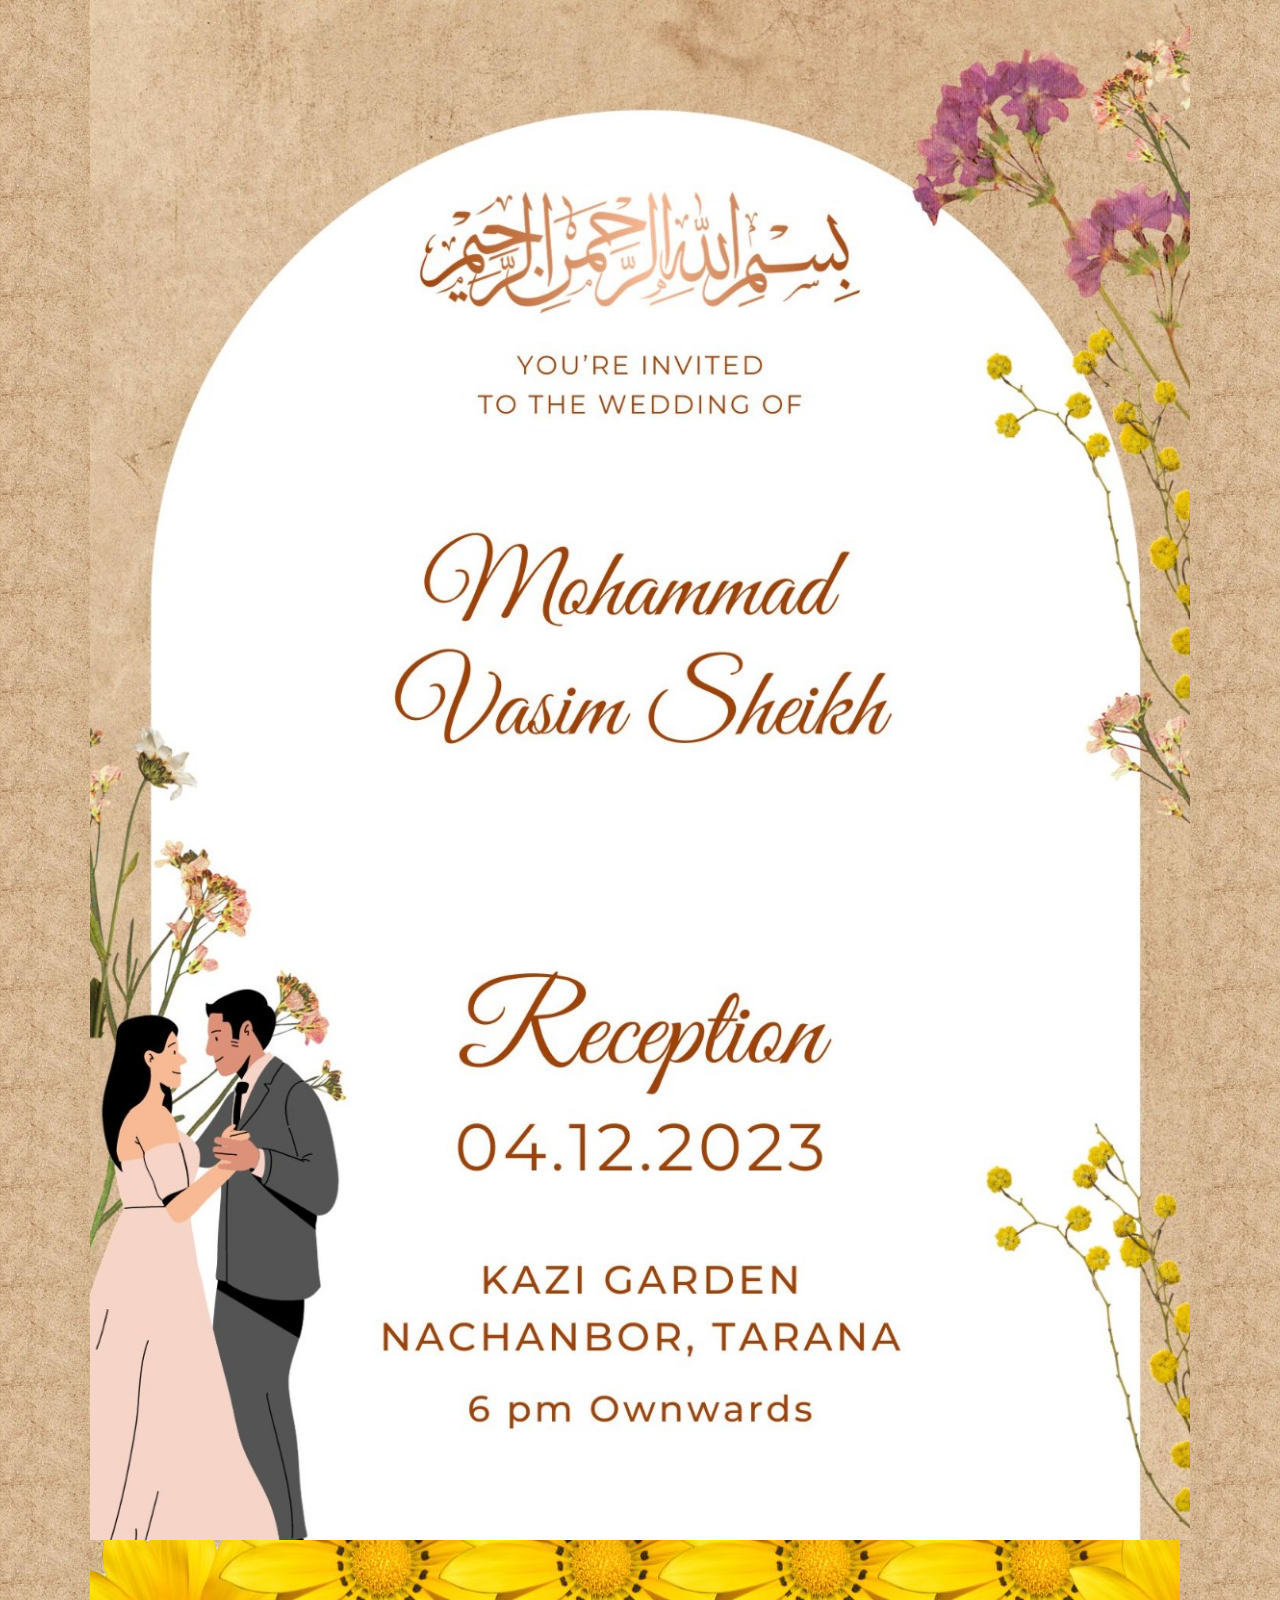
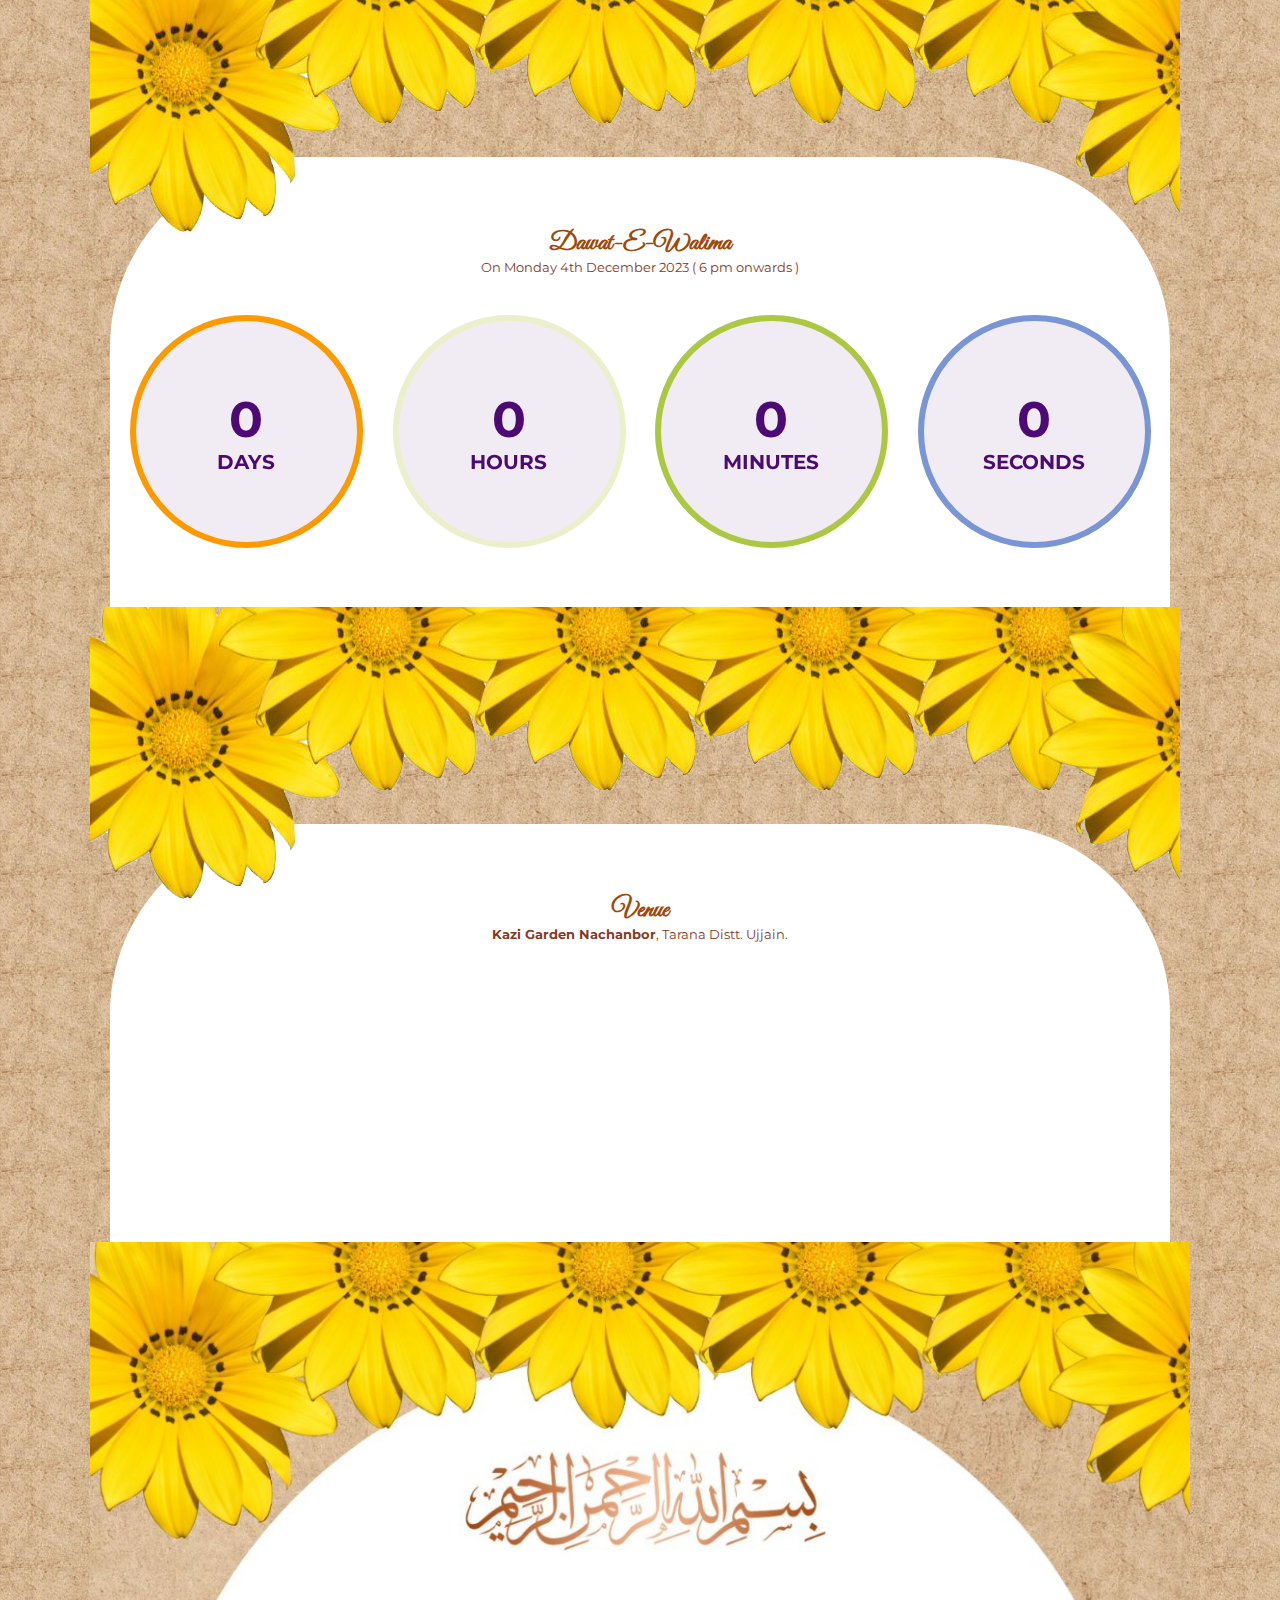
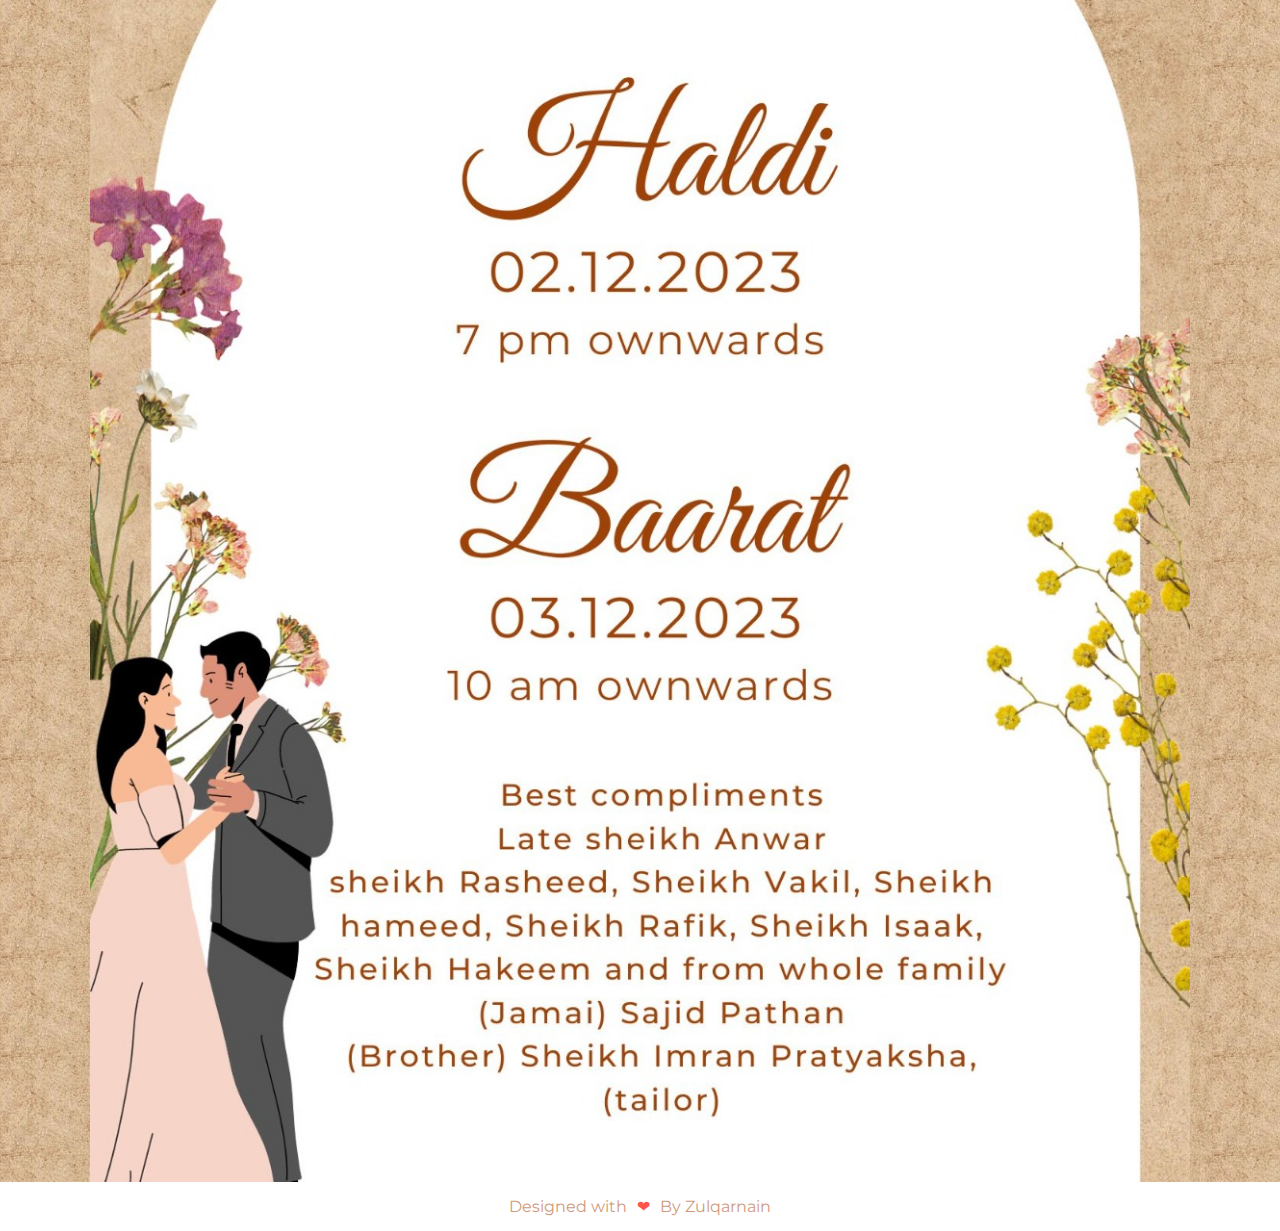
<file: index.html>
<!doctype html>
<html lang="en">

<head>
    <!-- Required meta tags -->
    <meta charset="utf-8">
    <meta name="viewport" content="width=device-width, initial-scale=1">
    <meta name="theme-color" content="#190061">
    <meta http-equiv='cache-control' content='no-cache'>
    <meta http-equiv='expires' content='0'>
    <meta http-equiv='pragma' content='no-cache'>
    <link href="assets/css/style.css?ver=1.3" rel="stylesheet">
    <link href="assets/css/demo.css?ver=1.1" rel="stylesheet">
    <link href="https://fonts.googleapis.com/css2?family=Great+Vibes&family=Poppins:wght@400;500;600;700&display=swap"
        rel="stylesheet">
    <link href="https://fonts.googleapis.com/css2?family=Montserrat:wght@400;500&display=swap" rel="stylesheet">

    <title>Vasim | Marriage</title>
</head>

<body>

    <div class="Zul_container">
        <div class="container no-padding no-lineheight">
            <img src="./assets/images/first-image.jpg" class="full-image" />
        </div>
        <div class="container no-padding">
            <img src="./assets/images/flower.png" class="full-image" />
            <div class="topRoundedCornor">
                <div class="countdown countdown-container">
                    <div class="headingBox">
                        <h2 class="wfont">Dawat-E-Walima</h2>
                        <p>On Monday 4th December 2023 ( 6 pm onwards )</p>
                    </div>
                    <div class="clock row">
                        <div class="clock-item clock-days countdown-time-value col-md-3">
                            <div class="wrap">
                                <div class="inner">
                                    <div id="canvas-days" class="clock-canvas"></div>

                                    <div class="text">
                                        <div>
                                            <p class="val">0</p>
                                            <p class="type-days type-time">DAYS</p>
                                        </div>
                                    </div><!-- /.text -->
                                </div><!-- /.inner -->
                            </div><!-- /.wrap -->
                        </div><!-- /.clock-item -->

                        <div class="clock-item clock-hours countdown-time-value col-md-3">
                            <div class="wrap">
                                <div class="inner">
                                    <div id="canvas-hours" class="clock-canvas"></div>

                                    <div class="text">
                                        <div>
                                            <p class="val">0</p>
                                            <p class="type-hours type-time">HOURS</p>
                                        </div>
                                    </div><!-- /.text -->
                                </div><!-- /.inner -->
                            </div><!-- /.wrap -->
                        </div><!-- /.clock-item -->

                        <div class="clock-item clock-minutes countdown-time-value col-md-3">
                            <div class="wrap">
                                <div class="inner">
                                    <div id="canvas-minutes" class="clock-canvas"></div>

                                    <div class="text">
                                        <div>
                                            <p class="val">0</p>
                                            <p class="type-minutes type-time">MINUTES</p>
                                        </div>
                                    </div><!-- /.text -->
                                </div><!-- /.inner -->
                            </div><!-- /.wrap -->
                        </div><!-- /.clock-item -->

                        <div class="clock-item clock-seconds countdown-time-value col-md-3">
                            <div class="wrap">
                                <div class="inner">
                                    <div id="canvas-seconds" class="clock-canvas"></div>

                                    <div class="text">
                                        <div>
                                            <p class="val">0</p>
                                            <p class="type-seconds type-time">SECONDS</p>
                                        </div>
                                    </div><!-- /.text -->
                                </div><!-- /.inner -->
                            </div><!-- /.wrap -->
                        </div><!-- /.clock-item -->
                    </div>
                </div>
            </div>
            <img src="./assets/images/flower.png" class="full-image" />
            <div class="topRoundedCornor">
                <div class="venue">
                    <div class="">
                        <div class="headingBox">
                            <h2 class="wfont">Venue</h2>
                            <p class="text-center"><strong>Kazi Garden Nachanbor</strong>, Tarana Distt. Ujjain.
                            </p>
                            <div class="venueMap">
                                <iframe
                                    src="https://www.google.com/maps/embed?pb=!1m18!1m12!1m3!1d1831.7939301695062!2d76.03819894351614!3d23.330707670819653!2m3!1f0!2f0!3f0!3m2!1i1024!2i768!4f13.1!3m3!1m2!1s0x396367ce62ca9c41%3A0x5ac9b43b941e3975!2sQazi%20Garden!5e0!3m2!1sen!2sin!4v1644420329467!5m2!1sen!2sin"
                                    width="100%" height="250" style="border:0;" allowfullscreen=""
                                    loading="lazy"></iframe>
                            </div>
                        </div>
                    </div>
                </div>
            </div>
        </div>
        <div class="container no-padding no-lineheight">
            <img src="./assets/images/second-page.jpg" class="full-image" />
        </div>
    </div>

    <footer>
        <div class="container">
            <p>Designed with <span class="heart">❤</span> By <span>Zulqarnain</span></p>
        </div>
    </footer>
    <script type="text/javascript" src="assets/js/jquery-1.11.0.min.js?ver=1.1"></script>
    <script src="assets/js/kinetic.js?ver=1.1"></script>
    <script src="assets/js/jquery.final-countdown.js?ver=1.1"></script>

    <script type="text/javascript">
        var getUrlParameter = function getUrlParameter(sParam) {
            var sPageURL = window.location.search.substring(1),
                sURLVariables = sPageURL.split('&'),
                sParameterName,
                i;

            for (i = 0; i < sURLVariables.length; i++) {
                sParameterName = sURLVariables[i].split('=');

                if (sParameterName[0] === sParam) {
                    return typeof sParameterName[1] === undefined ? true : decodeURIComponent(sParameterName[1]);
                }
            }
            return false;
        };
        $('document').ready(function () {
            var name = getUrlParameter('invite');
            $('.langTraslateBtn').html(`<a href="hi?invite=${name}" class="langlink">हिंदी में देखे</a>`)
            $('#name').text(name)
            'use strict';
            var dt = new Date
            console.log(Math.floor(new Date().getTime() / 1000));
            $('.countdown').final_countdown({
                'start': 1699419427,
                'end': 1702184227,
                'now': Math.floor(new Date().getTime() / 1000)
            });
        });

    </script>
</body>

</html>
</file>
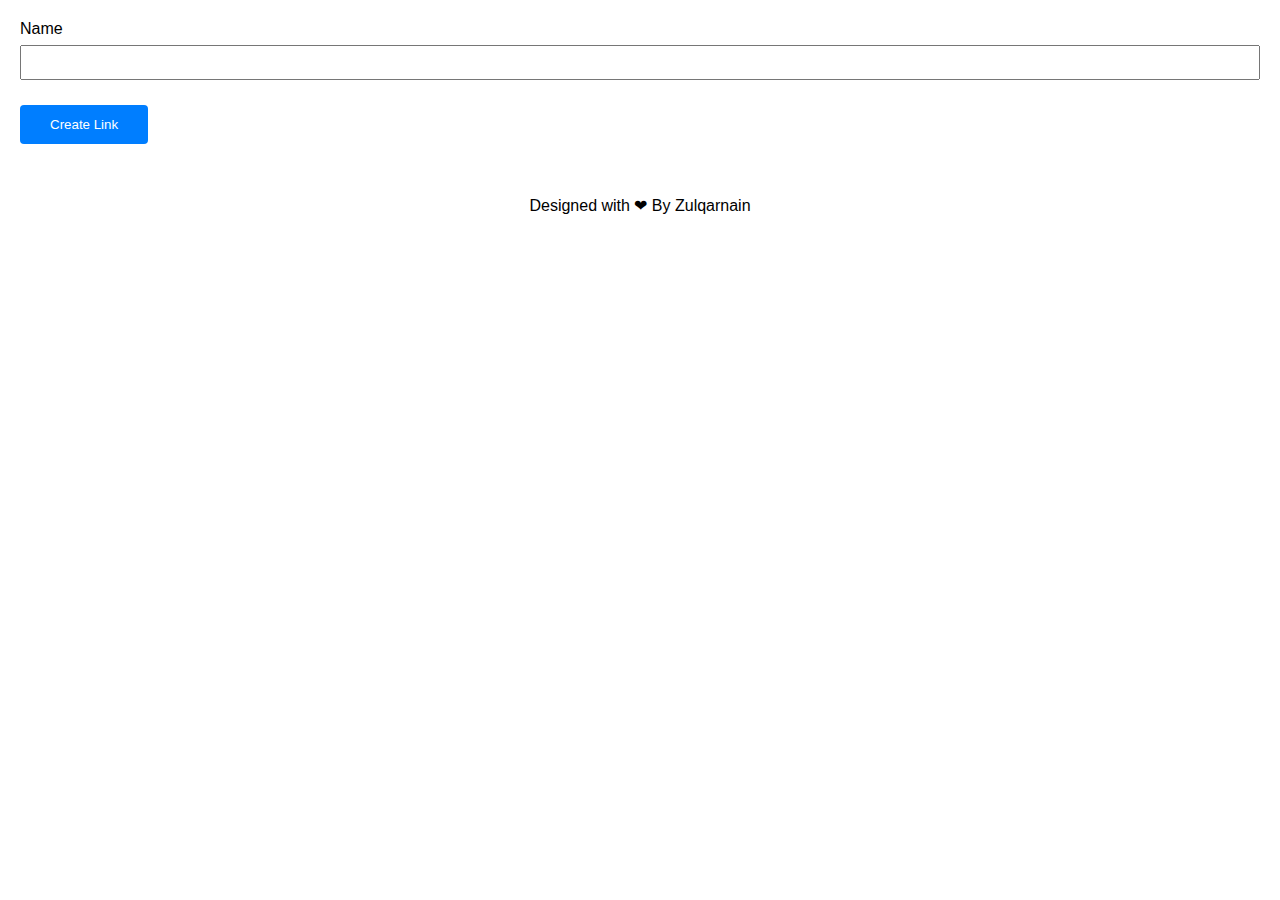
<file: admin/index.html>
<!doctype html>
<html lang="en">

<head>
    <!-- Required meta tags -->
    <meta charset="utf-8">
    <meta name="viewport" content="width=device-width, initial-scale=1">

    <title>Vasim | Marriage</title>
    <style>
        .linkCreateForm input.form-control {
            width: 100%;
            padding: 8px 10px;
        }

        body {
            margin: 0;
            padding: 0;
            font-family: arial;
        }

        * {
            box-sizing: border-box;
        }

        .linkCreateForm {
            padding: 20px;
        }

        footer {
            text-align: center;
            padding: 0 20px;
        }

        .btn {
            display: inline-block;
            padding: 12px 30px;
            border: none;
            margin-top: 10px;
            border-radius: 4px;
            color: #fff;
            background: #007eff;
        }

        .linkCreateForm .form-group p {
            margin: 0 0 7px;
        }

        .form-group {
            margin-bottom: 15px;
        }

        p.inviteLink span {
            padding: 10px 20px;
            background: #f1f1f1;
            border-radius: 5px;
            border: 1px solid #ccc;
            display: inline-block
        }

        .inviteLink span {
            margin-top: 10px;
        }

        p.inviteLink span.copyText {
            background: #00efe4;
        }
    </style>
</head>

<body>
    <div class="linkCreateForm">
        <div class="form-group">
            <p>Name</p>
            <input type="text" class="form-control name">
        </div>
        <button class="btn invite-btn" type="button">Create Link</button>
        <p class="inviteLink"></p>
    </div>

    <footer>
        <div class="container">
            <p>Designed with <span class="heart">❤</span> By <span>Zulqarnain</span></p>
        </div>
    </footer>
    <script type="text/javascript" src="../assets/js/jquery-1.11.0.min.js"></script>

    <script type="text/javascript">
        $(document).ready(function () {
            $('body').on('click', '.invite-btn', function () {
                var name = $(this).parent('.linkCreateForm').find('.name').val();
                name = $.trim(name)
                name = name.replace(/\s+/g, '%20')
                if (name) {
                    $('.inviteLink').html(`<span class="link">${window.origin}/wedding/?invite=${name}</span><span class="copyText">Copy</span>`);
                }
            });
            $('body').on('click', '.inviteLink span.copyText', function () {
                var $this = $('.inviteLink span.link');
                //                $this.select();
                //                  $this.setSelectionRange(0, 99999); /* For mobile devices */

                /* Copy the text inside the text field */
                navigator.clipboard.writeText($this.text());

            });
        })
    </script>
</body>

</html>
</file>
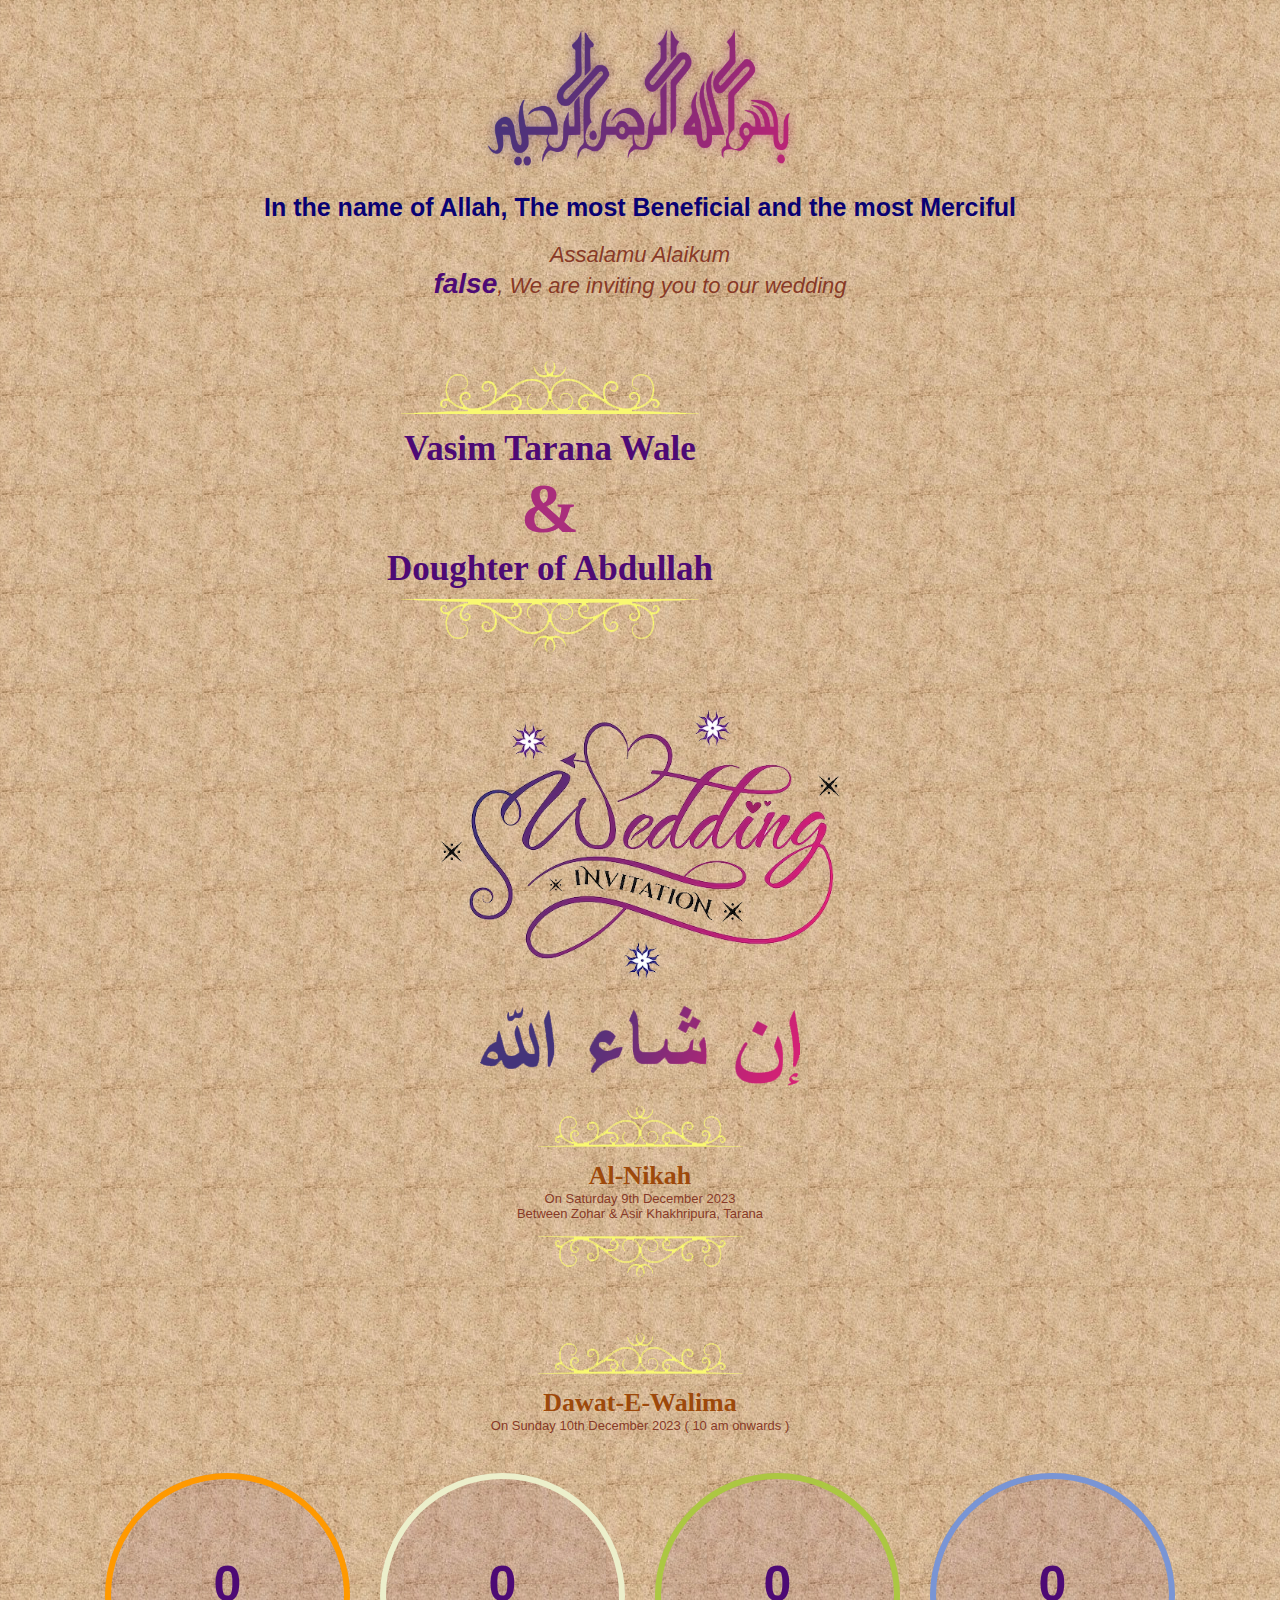
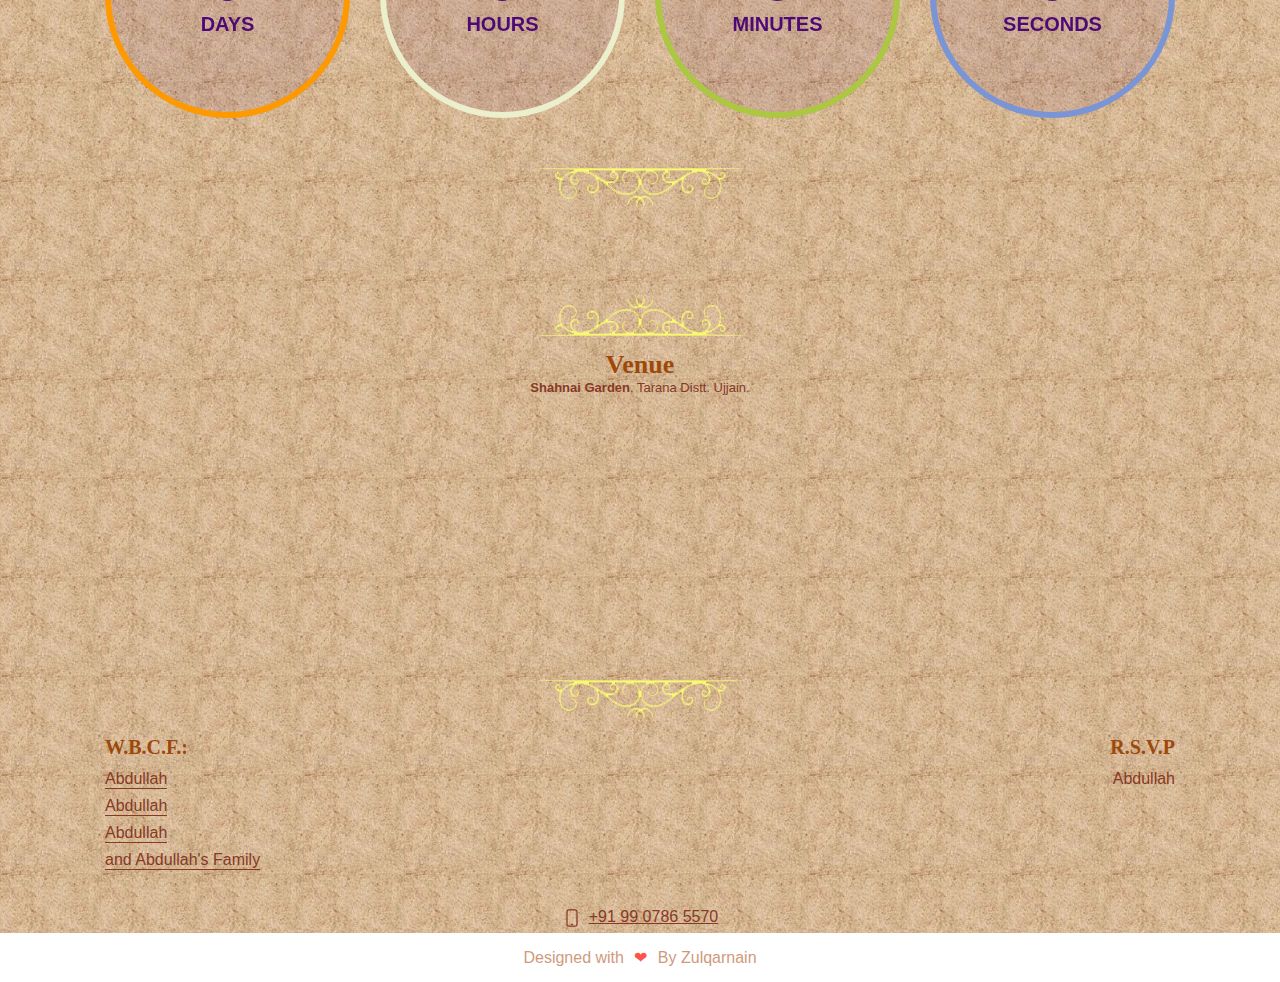
<file: index - Copy.html>
<!doctype html>
<html lang="en">

<head>
    <!-- Required meta tags -->
    <meta charset="utf-8">
    <meta name="viewport" content="width=device-width, initial-scale=1">
    <meta name="theme-color" content="#190061">
    <meta http-equiv='cache-control' content='no-cache'>
    <meta http-equiv='expires' content='0'>
    <meta http-equiv='pragma' content='no-cache'>
    <link href="assets/css/style.css?ver=1.3" rel="stylesheet">
    <link href="assets/css/demo.css?ver=1.1" rel="stylesheet">
    <title>Vasim | Marriage</title>
</head>

<body>
    <div class="Zul_container">
        <div class="pageFirst">
            <div class="text-center">
                <img src="assets/images/bs-mil.png" class="bs-image">
            </div>
            <h2 class="inthename">In the name of Allah, The most Beneficial and the most Merciful</h2>
            <h3 class="inviting">Assalamu Alaikum <br> <span id="name"></span>, We are inviting you to our wedding</h3>

            <div class="container" style="margin: 60px 0 50px;">
                <div class="text-center">
                    <img src="assets/images/before-big.png" class="ba-image">
                </div>
                <div class="weddingCard">
                    <h2>Vasim Tarana Wale</h2>
                    <h3>&</h3>
                    <h2>Doughter of Abdullah</h2>
                </div>
                <div class="text-center">
                    <img src="assets/images/after-big.png" class="ba-image">
                </div>
            </div>
        </div>
        <div class="container">
            <div class="text-center">
                <img src="assets/images/wedding.png" class="bs-image p-0">
            </div>
            <div class="text-center">
                <img src="assets/images/insha.png" class="bs-image">
            </div>
        </div>
        <div class="venue pt-15">
            <div class="container">
                <div class="text-center mb-10">
                    <img src="assets/images/before.png" class="ba-image">
                </div>
                <div class="headingBox">
                    <h2 class="wfont">Al-Nikah</h2>
                    <p class="text-center">On Saturday 9th December 2023<br>
                        Between Zohar & Asir Khakhripura, Tarana
                    </p>
                </div>
                <div class="text-center mt-15">
                    <img src="assets/images/after.png" class="ba-image">
                </div>
            </div>
        </div>
        <div class="countdown countdown-container container">
            <div class="text-center mb-10">
                <img src="assets/images/before.png" class="ba-image">
            </div>
            <div class="headingBox">
                <h2 class="wfont">Dawat-E-Walima</h2>
                <p>On Sunday 10th December 2023 ( 10 am onwards )</p>
            </div>
            <div class="clock row">
                <div class="clock-item clock-days countdown-time-value col-md-3">
                    <div class="wrap">
                        <div class="inner">
                            <div id="canvas-days" class="clock-canvas"></div>

                            <div class="text">
                                <div>
                                    <p class="val">0</p>
                                    <p class="type-days type-time">DAYS</p>
                                </div>
                            </div><!-- /.text -->
                        </div><!-- /.inner -->
                    </div><!-- /.wrap -->
                </div><!-- /.clock-item -->

                <div class="clock-item clock-hours countdown-time-value col-md-3">
                    <div class="wrap">
                        <div class="inner">
                            <div id="canvas-hours" class="clock-canvas"></div>

                            <div class="text">
                                <div>
                                    <p class="val">0</p>
                                    <p class="type-hours type-time">HOURS</p>
                                </div>
                            </div><!-- /.text -->
                        </div><!-- /.inner -->
                    </div><!-- /.wrap -->
                </div><!-- /.clock-item -->

                <div class="clock-item clock-minutes countdown-time-value col-md-3">
                    <div class="wrap">
                        <div class="inner">
                            <div id="canvas-minutes" class="clock-canvas"></div>

                            <div class="text">
                                <div>
                                    <p class="val">0</p>
                                    <p class="type-minutes type-time">MINUTES</p>
                                </div>
                            </div><!-- /.text -->
                        </div><!-- /.inner -->
                    </div><!-- /.wrap -->
                </div><!-- /.clock-item -->

                <div class="clock-item clock-seconds countdown-time-value col-md-3">
                    <div class="wrap">
                        <div class="inner">
                            <div id="canvas-seconds" class="clock-canvas"></div>

                            <div class="text">
                                <div>
                                    <p class="val">0</p>
                                    <p class="type-seconds type-time">SECONDS</p>
                                </div>
                            </div><!-- /.text -->
                        </div><!-- /.inner -->
                    </div><!-- /.wrap -->
                </div><!-- /.clock-item -->
            </div><!-- /.clock -->
            <div class="text-center mt-50">
                <img src="assets/images/after.png" class="ba-image">
            </div>
        </div>
        <!-- /.countdown-wrapper -->
        <div class="venue">
            <div class="container">
                <div class="text-center mb-10">
                    <img src="assets/images/before.png" class="ba-image">
                </div>
                <div class="headingBox">
                    <h2 class="wfont">Venue</h2>
                    <p class="text-center"><strong>Shahnai Garden</strong>, Tarana Distt. Ujjain.
                    </p>
                    <div class="venueMap">
                        <iframe
                            src="https://www.google.com/maps/embed?pb=!1m18!1m12!1m3!1d1831.7939301695062!2d76.03819894351614!3d23.330707670819653!2m3!1f0!2f0!3f0!3m2!1i1024!2i768!4f13.1!3m3!1m2!1s0x396367ce62ca9c41%3A0x5ac9b43b941e3975!2sQazi%20Garden!5e0!3m2!1sen!2sin!4v1644420329467!5m2!1sen!2sin"
                            width="100%" height="250" style="border:0;" allowfullscreen="" loading="lazy"></iframe>


                    </div>
                </div>
                <div class="text-center mt-15">
                    <img src="assets/images/after.png" class="ba-image">
                </div>
            </div>
        </div>

        <div class="chashmebarah">
            <div class="container">
                <div class="row">
                    <div class="col-6 mb-30">
                        <div class="text-left">
                            <div class="headingBox">
                                <h2 class="wfont text-left">W.B.C.F.:</h2>
                            </div>
                            <ul>
                                <li><span>Abdullah</span></li>
                                <li><span>Abdullah</span></li>
                                <li><span>Abdullah</span></li>
                                <li><span>and Abdullah's Family</span></li>
                            </ul>
                        </div>
                    </div>
                    <div class="col-6 mb-30">
                        <div class="text-right">
                            <div class="headingBox">
                                <h2 class="wfont text-right">R.S.V.P</h2>
                            </div>
                            <ul>
                                <li>Abdullah</li>
                            </ul>
                        </div>
                    </div>
                </div>
            </div>
        </div>
        <div class="contactDetails">
            <div class="container">
                <ul>
                    <li>
                        <svg xmlns="http://www.w3.org/2000/svg" viewBox="0 0 32 40" x="0px" y="0px">
                            <g>
                                <path
                                    d="M21,1.93H11a4,4,0,0,0-4,4V26.07a4,4,0,0,0,4,4H21a4,4,0,0,0,4-4V5.93A4,4,0,0,0,21,1.93Zm2,24.14a2,2,0,0,1-2,2H11a2,2,0,0,1-2-2V5.93a2,2,0,0,1,2-2H21a2,2,0,0,1,2,2Zm-5.26,0a1,1,0,0,1-1,1h-1.5a1,1,0,0,1,0-2h1.5A1,1,0,0,1,17.75,26.07Z" />
                            </g>
                        </svg>
                        <span><a href="tel:+919907865570">+91 99 0786 5570</a></span>
                    </li>
                </ul>
            </div>
        </div>

    </div>

    <footer>
        <div class="container">
            <p>Designed with <span class="heart">❤</span> By <span>Zulqarnain</span></p>
        </div>
    </footer>
    <script type="text/javascript" src="assets/js/jquery-1.11.0.min.js?ver=1.1"></script>
    <script src="assets/js/kinetic.js?ver=1.1"></script>
    <script src="assets/js/jquery.final-countdown.js?ver=1.1"></script>

    <script type="text/javascript">
        var getUrlParameter = function getUrlParameter(sParam) {
            var sPageURL = window.location.search.substring(1),
                sURLVariables = sPageURL.split('&'),
                sParameterName,
                i;

            for (i = 0; i < sURLVariables.length; i++) {
                sParameterName = sURLVariables[i].split('=');

                if (sParameterName[0] === sParam) {
                    return typeof sParameterName[1] === undefined ? true : decodeURIComponent(sParameterName[1]);
                }
            }
            return false;
        };
        $('document').ready(function () {
            var name = getUrlParameter('invite');
            $('.langTraslateBtn').html(`<a href="hi?invite=${name}" class="langlink">हिंदी में देखे</a>`)
            $('#name').text(name)
            'use strict';
            var dt = new Date
            console.log(Math.floor(new Date().getTime() / 1000));
            $('.countdown').final_countdown({
                'start': 1699419427,
                'end': 1702184227,
                'now': Math.floor(new Date().getTime() / 1000)
            });
        });

    </script>
</body>

</html>
</file>
<file: assets/css/style.css>
body {
  font-family: "Montserrat", sans-serif;
  margin: 0;
}
*,
*::before,
*::after {
  box-sizing: border-box;
}

.inviting {
  font-size: 22px;
  text-align: center;
  font-weight: 500;
  font-style: italic;
}

.inviting span {
  font-weight: 700;
  color: #4d0a75;
  font-size: 28px;
}

.weddingCard {
  text-align: center;
  padding: 10px 10px;
}

.weddingCard h2 {
  font-family: "Great Vibes", cursive;
  margin: 0;
  font-size: 35px;
  color: #4d0a75;
}

.weddingCard h3 {
  font-family: "Great Vibes", cursive;
  font-size: 70px;
  margin: 0;
  color: #a92e7c;
}
.wfont {
  font-family: "Great Vibes", cursive;
}
.weddingCard h4 {
  margin: 0;
  font-weight: 400;
  color: #c5c5c5;
}

.weddingCard p {
  margin: 15px 0 0;
  font-size: 20px;
  font-weight: 500;
  color: rgb(255 255 255 / 70%);
}

.weddingCard {
  text-align: center;
  /* padding: 70px 10px 40px; */
  /* border: 2px dashed #b1aeae; */
  position: relative;
  z-index: 0;
  overflow: hidden;
  height: 100%;
}

.Zul_container {
  background: url(../images/bg.png);
  padding: 0;
  /* background-size: cover; */
  /* background: ; */
  /* background: linear-gradient(-45deg, #44347a, #973e81, #d65677, #f9f871); */
  /* background-size: 400% 400%; */
  /* animation: gradient 15s ease infinite; */
}
@keyframes gradient {
  0% {
    background-position: 0% 50%;
  }
  50% {
    background-position: 100% 50%;
  }
  100% {
    background-position: 0% 50%;
  }
}

.inviting {
  font-size: 22px;
  text-align: center;
  font-weight: 500;
  font-style: italic;
  margin: 0 0 20px;
  color: #873926;
  padding: 0 10px;
}

/* .weddingCard::before {
    background: url(../images/vector-1.png);
    width: 150px;
    height: 141px;
    position: absolute;
    content: "";
    left: -18px;
    top: -16px;
    background-size: 150px;
    z-index: -1;
}

.weddingCard::after {
    background: url(../images/vector-4.png);
    width: 128px;
    height: 143px;
    position: absolute;
    content: "";
    right: -18px;
    top: auto;
    background-size: 150px;
    z-index: -1;
    bottom: 0;
    opacity: 0.5;
} */

.row {
  display: flex;
  margin: 0 -15px;
  flex-wrap: wrap;
}

.row [class*="col-"] {
  padding: 0 15px;
}
.row .col-6 {
  width: 50%;
}
.row .col-md-3 {
  width: 25%;
}
.container {
  max-width: 1100px;
  margin: 0 auto;
  padding: 0 15px;
}
.no-padding {
  padding: 0 !important;
}
.mb-30 {
  margin-bottom: 30px;
}
.countdown-container {
  padding: 40px 15px;
}
.headingBox h2.wfont {
  color: #9d490b;
  text-align: center;
  margin: 0;
  font-size: 26px;
}
.countdown .headingBox {
  text-align: center;
  margin: 0 0 40px;
}
.headingBox p {
  margin: 0;
  color: #873926;
  font-size: 13px;
}
footer {
  background: #fff;
  text-align: center;
  padding: 15px 0;
}
span.heart {
  color: #ff544b;
  animation: pulse 2s infinite;
  display: inline-block;
  margin: 0 6px;
}

@-webkit-keyframes pulse {
  0% {
    transform: scale(1);
  }
  50% {
    transform: scale(1.5);
  }
  100% {
    transform: scale(1);
  }
}
@keyframes pulse {
  0% {
    transform: scale(1);
  }
  50% {
    transform: scale(1.5);
  }
  100% {
    transform: scale(1);
  }
}
footer p {
  margin: 0;
  color: rgb(207 154 124);
}
.text-center {
  text-align: center;
}
.venue {
  padding: 40px 0 10px;
}
.weddingCard p.fatherDetail {
  margin: 0 0 15px;
}
.topFlower {
  text-align: center;
}
.topFlower img {
  max-width: 100%;
  margin: 0 auto;
}
.langTraslateBtn {
  text-align: center;
  margin-bottom: 30px;
}
.langTraslateBtn a {
  display: inline-block;
  background: #f9f871;
  padding: 10px 14px;
  border-radius: 3px;
  text-decoration: none;
  color: #040001;
  font-size: 14px;
}
h2.inthename {
  font-size: 25px;
  padding: 0 10px;
  text-align: center;
  color: #090173;
  /* text-transform: uppercase; */
}
.venueMap {
  margin-top: 20px;
  border-radius: 10px;
  overflow: hidden;
  line-height: 0;
}
.weddingCard h5 {
  color: #fff;
  font-size: 25px;
  margin: 0 0 15px;
  font-weight: 400;
  font-family: "Parisienne";
}
.text-left {
  text-align: left !important;
}
.chashmebarah {
  text-align: right;
}
.chashmebarah .headingBox h2.wfont {
  text-align: right;
  font-size: 20px;
  margin-bottom: 11px;
}
.chashmebarah ul {
  margin: 0;
  padding: 0;
}
.chashmebarah ul li {
  list-style: none;
  color: #873926;
}
.chashmebarah ul li span {
  display: inline-block;
  border-bottom: 1px solid;
  margin-bottom: 8px;
}
.text-left {
  text-align: left !important;
}
.contactDetails ul li svg {
  fill: #873926;
  width: 20px;
  margin-right: 7px;
}
.contactDetails ul li {
  display: flex;
  padding: 0 15px;
}
.contactDetails ul li a {
  color: #873926;
}
.contactDetails ul {
  margin: 0;
  padding: 0;
  display: flex;
  justify-content: center;
  flex-wrap: wrap;
}
p.para {
  text-align: center;
  color: #cdcdcd;
  font-size: 18px;
  line-height: 25px;
  padding: 0 10px;
}
@media (max-width: 992px) {
  .row .col-6 {
    width: 100%;
  }
  .chashmebarah .text-right {
    text-align: left !important;
  }
}

img.bs-image {
  max-width: 100%;
  width: 400px;
  padding: 20px 40px 0;
  margin: 0 auto;
}

.p-0 {
  padding: 0 !important;
}
.mt-50 {
  margin-top: 50px;
}
.mt-10 {
  margin-top: 10px;
}
.mt-15 {
  margin-top: 15px;
}
.mb-10 {
  margin-bottom: 10px;
}
.mb-15 {
  margin-bottom: 15px;
}
.pt-10 {
  padding-top: 10px;
}
.pt-15 {
  padding-top: 15px;
}
.pb-10 {
  padding-bottom: 10px;
}
.pb-15 {
  padding-bottom: 15px;
}
h4.childWish {
  text-align: center;
  color: #cdebd8;
  margin-bottom: 0;
  margin-top: 40px;
  font-size: 18px;
  padding: 0 15px;
  font-weight: 400;
}

.text {
  color: #4d0a75 !important;
  text-shadow: none !important;
}

.full-image {
  max-width: 100%;
}

.topRoundedCornor {
  background: #fff;
  margin: -80px 20px 0;
  border-top-left-radius: 190px;
  border-top-right-radius: 190px;
  padding: 30px 5px 20px;
}

.no-lineheight {
  line-height: 0;
}
</file>
<file: assets/css/demo.css>
.countdown-container {
  position: relative;
}

.clock-item .inner {
  height: 0px;
  padding-bottom: 100%;
  position: relative;
  width: 100%;
}

.clock-canvas {
  background-color: rgb(77 10 117 / 8%);
  border-radius: 50%;
  height: 0px;
  padding-bottom: 100%;
}

.text {
  color: #cdcdcd;
  font-size: 30px;
  font-weight: bold;
  margin-top: 0;
  position: absolute;
  top: 0;
  text-align: center;
  text-shadow: 1px 1px 1px rgba(0, 0, 0, 1);
  width: 100%;
  height: 100%;
  display: flex;
  align-items: center;
  justify-content: center;
  flex-wrap: wrap;
}

.text .val {
  font-size: 50px;
  margin: 0;
}

.text .type-time {
  font-size: 20px;
  margin: 0;
}

@media (min-width: 768px) and (max-width: 991px) {
  .clock-item {
    margin-bottom: 30px;
  }
}

@media (max-width: 767px) {
  .clock-item {
    margin: 0px 0 30px;
  }
  .text .val {
    font-size: 25px;
    margin: 7px 0 0;
  }
  .text {
    font-size: 30px;
    margin-top: 0;
    position: unset;
  }
  .text .type-time {
    font-size: 12px;
    margin: 0;
  }
}
</file>
